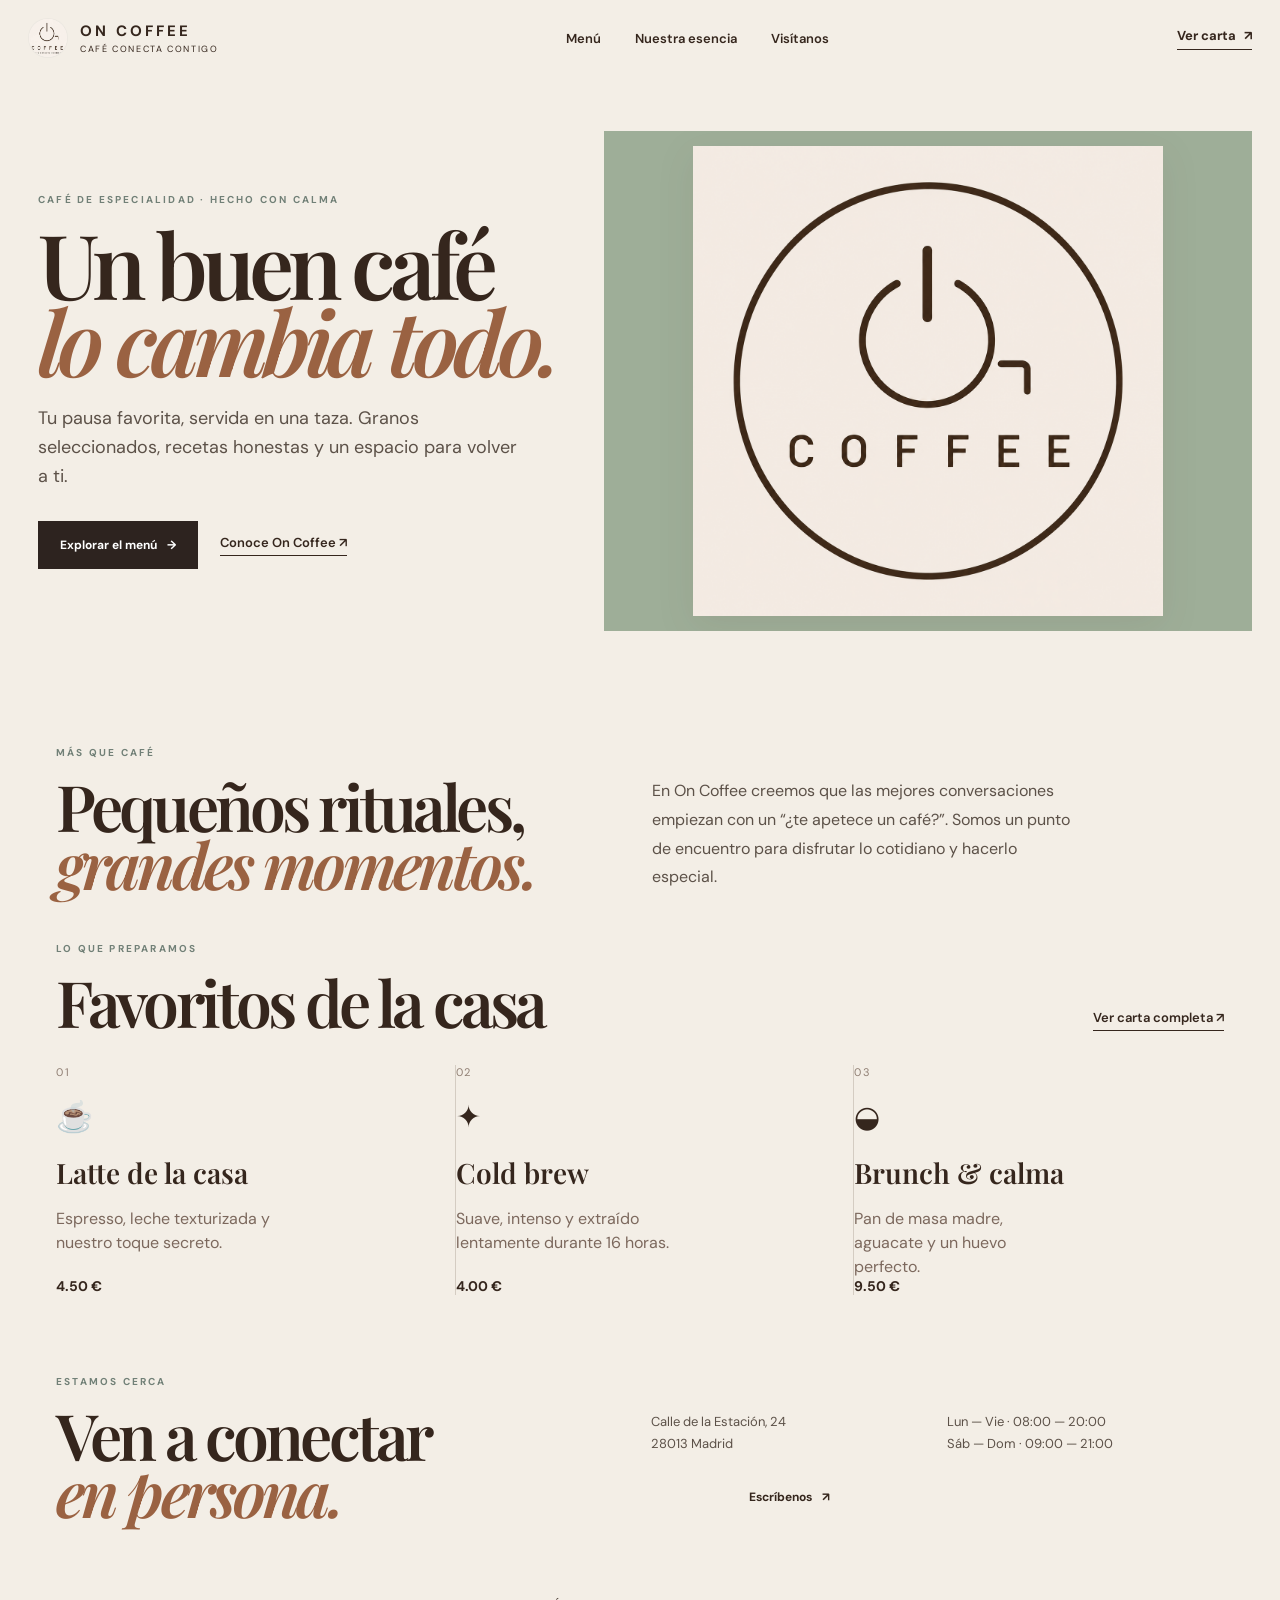
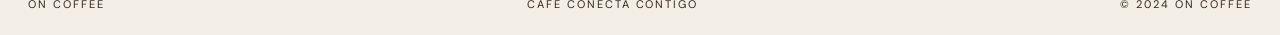
<file: index.html>
<!DOCTYPE html>
<html lang="es">
<head>
	<meta charset="UTF-8">
	<meta name="viewport" content="width=device-width, initial-scale=1.0">
	<meta name="description" content="On Coffee: café que conecta contigo.">
	<title>On Coffee | Café que conecta contigo</title>
	<link rel="preconnect" href="https://fonts.googleapis.com">
	<link rel="preconnect" href="https://fonts.gstatic.com" crossorigin>
	<link href="https://fonts.googleapis.com/css2?family=DM+Sans:wght@400;500;600;700&family=Playfair+Display:wght@500;600;700&display=swap" rel="stylesheet">
	<link rel="stylesheet" href="visual.css">
</head>
<body>
	<header class="site-header">
		<a class="brand" href="#inicio" aria-label="On Coffee, inicio">
			<span class="brand-mark"><img src="B6C34C34-5BA4-4EFE-8E30-F563A6343E64.JPG" alt="Logo On Coffee"></span>
			<span class="brand-copy"><strong>ON COFFEE</strong><small>CAFÉ CONECTA CONTIGO</small></span>
		</a>
		<nav class="main-nav" aria-label="Navegación principal">
			<a href="#menu">Menú</a>
			<a href="#historia">Nuestra esencia</a>
			<a href="#visitanos">Visítanos</a>
		</nav>
		<a class="header-action" href="#menu">Ver carta <span aria-hidden="true">↗</span></a>
	</header>

	<main id="inicio">
		<section class="hero">
			<div class="hero-content">
				<p class="eyebrow">Café de especialidad · Hecho con calma</p>
				<h1>Un buen café<br><em>lo cambia todo.</em></h1>
				<p class="hero-text">Tu pausa favorita, servida en una taza. Granos seleccionados, recetas honestas y un espacio para volver a ti.</p>
				<div class="hero-actions">
					<a class="button button-dark" href="#menu">Explorar el menú <span aria-hidden="true">→</span></a>
					<a class="text-link" href="#historia">Conoce On Coffee <span aria-hidden="true">↗</span></a>
				</div>
			</div>
			<div class="hero-art" aria-label="Logo de On Coffee">
				<img class="hero-illustration" src="ChatGPT%20Image%2028%20ago%202026,%2002_50_06%20p.m..png" alt="Logo de On Coffee">
			</div>
		</section>

		<section class="intro-band" id="historia">
			<p class="section-kicker">Más que café</p>
			<div class="intro-grid">
				<h2>Pequeños rituales,<br><em>grandes momentos.</em></h2>
				<p>En On Coffee creemos que las mejores conversaciones empiezan con un “¿te apetece un café?”. Somos un punto de encuentro para disfrutar lo cotidiano y hacerlo especial.</p>
			</div>
		</section>

		<section class="menu-section" id="menu">
			<div class="section-heading">
				<div><p class="section-kicker">Lo que preparamos</p><h2>Favoritos de la casa</h2></div>
				<a class="text-link" href="#menu-list">Ver carta completa <span aria-hidden="true">↗</span></a>
			</div>
			<div class="menu-grid" id="menu-list">
				<article class="menu-item menu-item-featured"><span class="item-number">01</span><span class="item-icon">☕</span><h3>Latte de la casa</h3><p>Espresso, leche texturizada y nuestro toque secreto.</p><strong>4.50 €</strong></article>
				<article class="menu-item"><span class="item-number">02</span><span class="item-icon">✦</span><h3>Cold brew</h3><p>Suave, intenso y extraído lentamente durante 16 horas.</p><strong>4.00 €</strong></article>
				<article class="menu-item"><span class="item-number">03</span><span class="item-icon">◒</span><h3>Brunch &amp; calma</h3><p>Pan de masa madre, aguacate y un huevo perfecto.</p><strong>9.50 €</strong></article>
			</div>
		</section>

		<section class="visit-section" id="visitanos">
			<div><p class="section-kicker">Estamos cerca</p><h2>Ven a conectar<br><em>en persona.</em></h2></div>
			<div class="visit-details"><p>Calle de la Estación, 24<br>28013 Madrid</p><p>Lun — Vie · 08:00 — 20:00<br>Sáb — Dom · 09:00 — 21:00</p><a class="button button-light" href="mailto:hola@oncoffee.es">Escríbenos <span aria-hidden="true">↗</span></a></div>
		</section>
	</main>

	<footer><span>ON COFFEE</span><span>CAFÉ CONECTA CONTIGO</span><span>© 2024 On Coffee</span></footer>
</body>
</html>
</file>
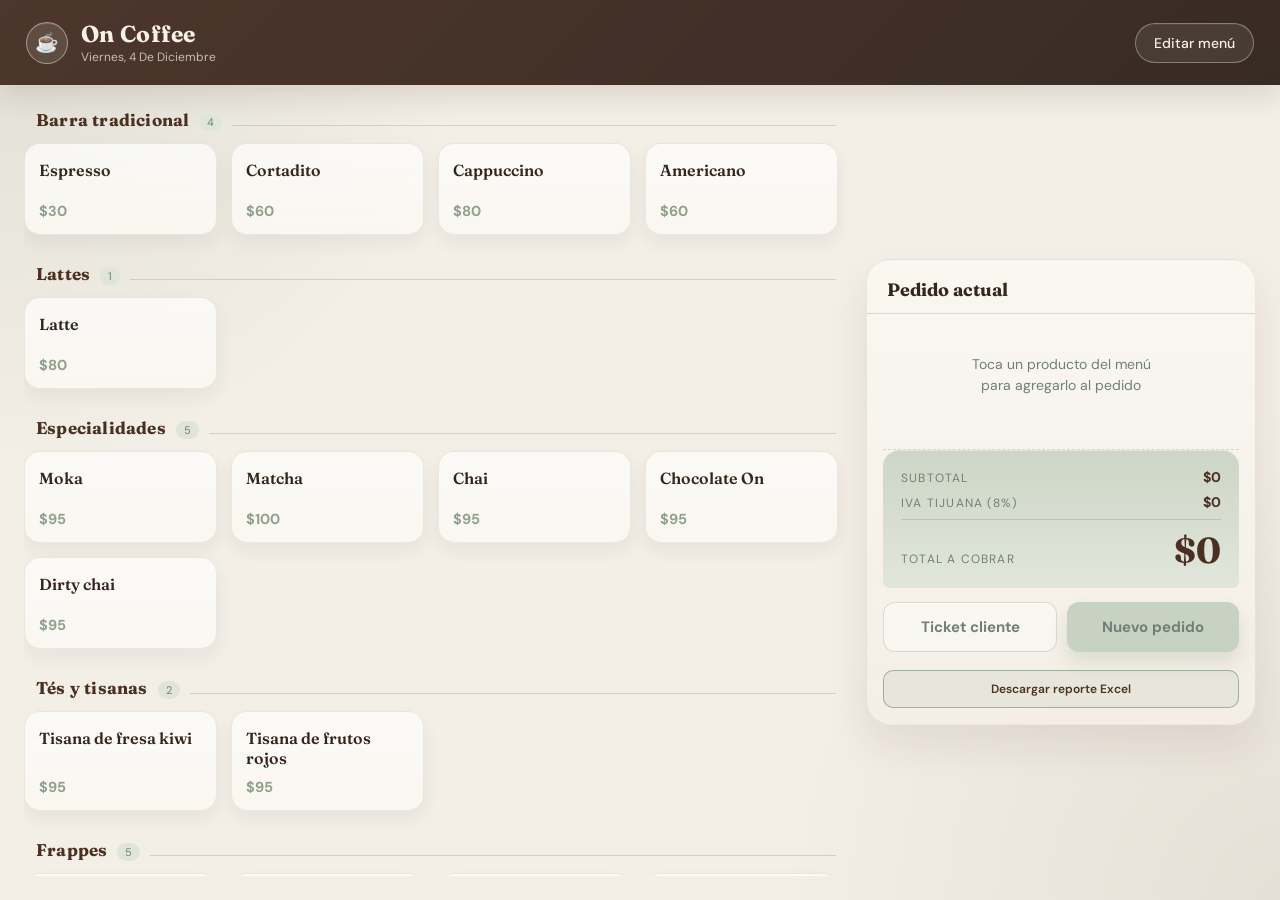
<file: punto de venta/punto.html>
<!doctype html>
<html lang="es">
<head>
  <meta charset="UTF-8">
  <meta name="viewport" content="width=device-width, initial-scale=1.0">
  <meta name="description" content="Punto de venta de On Coffee">
  <title>On Coffee | Punto de venta</title>
  <link rel="preconnect" href="https://fonts.googleapis.com">
  <link rel="preconnect" href="https://fonts.gstatic.com" crossorigin>
  <link href="https://fonts.googleapis.com/css2?family=DM+Sans:wght@400;500;700&family=Fraunces:opsz,wght@9..144,500;9..144,700&display=swap" rel="stylesheet">
  <link rel="stylesheet" href="css/base.css">
  <link rel="stylesheet" href="css/header.css">
  <link rel="stylesheet" href="css/menu.css">
  <link rel="stylesheet" href="css/order.css">
  <link rel="stylesheet" href="css/modal.css">
  <link rel="stylesheet" href="css/print.css">
</head>
<body>

<div id="app">
  <header>
    <div class="brand">
      <div class="brand-mark">☕</div>
      <div>
        <h1>On Coffee</h1>
        <div class="sub" id="dateSub"></div>
      </div>
    </div>
    <button class="edit-toggle" id="editToggle">Editar menú</button>
  </header>

  <main>
    <div class="menu-wrap">
      <div class="menu-scroll" id="menuScroll"></div>
    </div>

    <div class="order-panel">
      <div class="order-header"><h2>Pedido actual</h2></div>
      <div class="order-list" id="orderList"></div>
      <div class="total-strip">
        <div class="total-row">
          <span class="total-label">Subtotal</span>
          <span class="total-value" id="subtotalAmount">$0</span>
        </div>
        <div class="total-row tax-row">
          <span class="total-label">IVA Tijuana (8%)</span>
          <span class="total-value" id="ivaAmount">$0</span>
        </div>
        <div class="total-row total-final-row">
          <span class="total-label">Total a cobrar</span>
          <span class="total-amount" id="totalAmount">$0</span>
        </div>
      </div>
      <div class="order-footer">
        <button class="btn btn-secondary" id="printBtn" disabled>Ticket cliente</button>
        <button class="btn btn-primary" id="newOrderBtn" disabled>Nuevo pedido</button>
      </div>
      <button class="report-btn" id="reportBtn">Descargar reporte Excel</button>
    </div>
  </main>
</div>

<div id="receipt"></div>

<div class="modal-overlay" id="milkOverlay">
  <div class="modal-card">
    <div class="modal-header">
      <h3 id="modalItemName"></h3>
      <div class="modal-price" id="modalItemPrice"></div>
    </div>
    <div class="modal-label">Tipo de leche</div>
    <div class="milk-chips" id="milkChips"></div>
    <div class="modal-qty">
      <span>Cantidad</span>
      <div class="stepper">
        <button id="modalQtyMinus">−</button>
        <span id="modalQtyValue">1</span>
        <button id="modalQtyPlus">+</button>
      </div>
    </div>
    <div class="modal-actions">
      <button class="btn btn-secondary" id="modalCancel">Cancelar</button>
      <button class="btn btn-primary" id="modalConfirm">Agregar</button>
    </div>
  </div>
</div>

<script>
(function(){
  const CATEGORIES = [
    { id: 'barra', label: 'Barra tradicional', icon: '' },
    { id: 'lattes', label: 'Lattes', icon: '' },
    { id: 'especialidades', label: 'Especialidades', icon: '' },
    { id: 'tes', label: 'Tés y tisanas', icon: '' },
    { id: 'frappes', label: 'Frappes', icon: '' },
    { id: 'extras', label: 'Extras', icon: '' },
  ];

  const MILK_OPTIONS = [
    { id: 'entera', label: 'Entera' },
    { id: 'deslact', label: 'Deslactosada' },
    { id: 'avena', label: 'Avena' },
  ];

  const DEFAULT_MENU = [
    { id: 'espresso', name: 'Espresso', price: 45, category: 'barra' },
    { id: 'espresso_cortado', name: 'Espresso cortado', price: 60, category: 'barra', hasMilk: true },
    { id: 'americano', name: 'Americano', price: 55, category: 'barra' },
    { id: 'americano_corto', name: 'Americano corto', price: 50, category: 'barra' },
    { id: 'macchiato', name: 'Macchiato', price: 50, category: 'barra', hasMilk: true },
    { id: 'flat_white', name: 'Flat white', price: 60, category: 'barra', hasMilk: true },
    { id: 'cappuccino', name: 'Cappuccino', price: 60, category: 'barra', hasMilk: true },
    { id: 'latte_natural', name: 'Natural', price: 70, category: 'lattes', hasMilk: true },
    { id: 'latte_jarabe', name: 'Con jarabe artesanal', price: 80, category: 'lattes', hasMilk: true },
    { id: 'mocha', name: 'Mocha', price: 75, category: 'especialidades', hasMilk: true },
    { id: 'mocha_blanco', name: 'Mocha blanco', price: 85, category: 'especialidades', hasMilk: true },
    { id: 'matcha_latte', name: 'Matcha latte', price: 85, category: 'especialidades', hasMilk: true },
    { id: 'chai_platano', name: 'Chai de plátano', price: 70, category: 'especialidades', hasMilk: true },
    { id: 'chai_especias', name: 'Chai de especias', price: 70, category: 'especialidades', hasMilk: true },
    { id: 'chai_vainilla', name: 'Chai de vainilla', price: 70, category: 'especialidades', hasMilk: true },
    { id: 'dirty_chai', name: 'Dirty chai', price: 85, category: 'especialidades', hasMilk: true },
    { id: 'chocolate_primor', name: 'Chocolate Primor', price: 75, category: 'especialidades', hasMilk: true },
    { id: 'manzanilla_menta', name: 'Manzanilla menta', price: 60, category: 'tes' },
    { id: 'fresa_kiwi', name: 'Fresa kiwi', price: 70, category: 'tes' },
    { id: 'om', name: 'OM', price: 65, category: 'tes' },
    { id: 'yellow_sow', name: 'Yellow sow', price: 65, category: 'tes' },
    { id: 'berry_bunch', name: 'Berry bunch', price: 70, category: 'tes' },
    { id: 'frappe_oreo', name: 'Frappe de Oreo', price: 100, category: 'frappes', hasMilk: true },
    { id: 'frappe_caramelo', name: 'Frappe de caramelo', price: 100, category: 'frappes', hasMilk: true },
    { id: 'frappe_vainilla', name: 'Frappe de vainilla', price: 100, category: 'frappes', hasMilk: true },
    { id: 'frappe_mazapan', name: 'Frappe de mazapán', price: 100, category: 'frappes', hasMilk: true },
    { id: 'extra_shot', name: 'Shot espresso', price: 20, category: 'extras' },
    { id: 'extra_foam', name: 'Foam', price: 20, category: 'extras' },
    { id: 'extra_jarabe', name: 'Jarabe artesanal', price: 15, category: 'extras' },
    { id: 'extra_leche_avena_soya', name: 'Leche de avena o soya', price: 20, category: 'extras' },
    { id: 'extra_leche_almendra', name: 'Leche de almendra s/azúcar', price: 15, category: 'extras' },
  ];
  const MENU_VERSION = 5;

  let menu = [];
  let order = {};
  let editMode = false;
  let pendingItem = null;
  let pendingMilk = 'entera';
  let pendingQty = 1;
  let activeSaleId = null;

  const menuScroll = document.getElementById('menuScroll');
  const orderList = document.getElementById('orderList');
  const totalAmount = document.getElementById('totalAmount');
  const newOrderBtn = document.getElementById('newOrderBtn');
  const printBtn = document.getElementById('printBtn');
  const reportBtn = document.getElementById('reportBtn');
  const subtotalAmount = document.getElementById('subtotalAmount');
  const ivaAmount = document.getElementById('ivaAmount');
  const editToggle = document.getElementById('editToggle');
  const dateSub = document.getElementById('dateSub');
  const receipt = document.getElementById('receipt');
  const milkOverlay = document.getElementById('milkOverlay');
  const modalItemName = document.getElementById('modalItemName');
  const modalItemPrice = document.getElementById('modalItemPrice');
  const milkChips = document.getElementById('milkChips');
  const modalQtyValue = document.getElementById('modalQtyValue');
  const IVA_RATE = 0.08;
  const LOGO_SRC = '../logo_negro_vaso_transparente.png';
  const SALES_KEY = 'sales';
  let saleLoggedForOrder = false;

  dateSub.textContent = new Date().toLocaleDateString('es-MX', { weekday:'long', day:'numeric', month:'long' });

  function fmt(n){
    return '$' + Number(n).toLocaleString('es-MX', { minimumFractionDigits: n % 1 !== 0 ? 2 : 0, maximumFractionDigits: 2 });
  }

  function calculateTaxes(subtotal){
    const iva = subtotal * IVA_RATE;
    return { iva, total: subtotal + iva };
  }

  function escapeHTML(value){
    return String(value).replace(/[&<>'"]/g, character => ({
      '&': '&amp;', '<': '&lt;', '>': '&gt;', "'": '&#39;', '"': '&quot;'
    }[character]));
  }

  async function storageGet(key){
    if(window.storage && typeof window.storage.get === 'function') return window.storage.get(key, false);
    const value = window.localStorage.getItem('on-coffee-' + key);
    return value === null ? null : { value };
  }

  async function storageSet(key, value){
    if(window.storage && typeof window.storage.set === 'function') return window.storage.set(key, value, false);
    window.localStorage.setItem('on-coffee-' + key, value);
  }

  function milkLabel(id){
    const m = MILK_OPTIONS.find(x => x.id === id);
    return m ? m.label : null;
  }

  async function loadMenu(){
    try{
      const verRes = await storageGet('menu-version');
      const storedVersion = verRes && verRes.value ? parseInt(verRes.value, 10) : 0;
      if(storedVersion < MENU_VERSION){
        menu = DEFAULT_MENU.slice();
        await saveMenu();
        await storageSet('menu-version', String(MENU_VERSION));
        return;
      }
      const res = await storageGet('menu-items');
      if(res && res.value){
        const savedMenu = JSON.parse(res.value);
        if(Array.isArray(savedMenu)){
          menu = savedMenu;
          return;
        }
      }
    }catch(e){  }
    menu = DEFAULT_MENU.slice();
    await saveMenu();
    try{ await storageSet('menu-version', String(MENU_VERSION)); }catch(e){}
  }

  async function saveMenu(){
    try{
      await storageSet('menu-items', JSON.stringify(menu));
    }catch(e){ console.error('No se pudo guardar el menú', e); }
  }

  function uid(){
    return 'item_' + Math.random().toString(36).slice(2, 9);
  }

  function categoryOptionsHTML(selected){
    return CATEGORIES.map(c => `<option value="${c.id}" ${c.id === selected ? 'selected' : ''}>${c.label}</option>`).join('');
  }

  function itemQtyTotal(itemId){
    return Object.keys(order)
      .filter(k => k.startsWith(itemId + '::'))
      .reduce((sum, k) => sum + order[k], 0);
  }

  function renderItemBtn(item){
    const btn = document.createElement('div');
    btn.className = 'item-btn' + (editMode ? ' editing' : '');

    if(editMode){
      btn.innerHTML = `
        <button class="del-btn" data-del="${item.id}">✕</button>
        <div class="edit-row">
          <input type="text" value="${escapeHTML(item.name)}" data-field="name" data-id="${item.id}" />
        </div>
        <div class="edit-row">
          <input type="number" value="${item.price}" min="0" step="0.5" data-field="price" data-id="${item.id}" />
        </div>
        <div class="edit-row">
          <select data-field="category" data-id="${item.id}">${categoryOptionsHTML(item.category)}</select>
        </div>
      `;
    } else {
      const qty = itemQtyTotal(item.id);
      btn.innerHTML = `
        ${qty > 0 ? `<div class="qty-badge">${qty}</div>` : ''}
        <div class="item-name">${escapeHTML(item.name)}</div>
        <div class="item-price">${fmt(item.price)}</div>
      `;
      btn.addEventListener('click', () => {
        if(item.hasMilk){
          openMilkModal(item);
        } else {
          const key = item.id + '::none';
          order[key] = (order[key] || 0) + 1;
          renderMenu();
          renderOrder();
        }
      });
    }
    return btn;
  }

  function renderMenu(){
    menuScroll.innerHTML = '';

    CATEGORIES.forEach(cat => {
      const items = menu.filter(m => (m.category || 'extras') === cat.id);
      const block = document.createElement('div');
      block.className = 'category-block';

      const title = document.createElement('div');
      title.className = 'category-title';
      title.innerHTML = `<span class="icon">${cat.icon}</span><h3>${cat.label}</h3><span class="count">${items.length}</span>`;
      block.appendChild(title);

      if(items.length === 0 && !editMode){
        const empty = document.createElement('div');
        empty.className = 'category-empty';
        empty.textContent = 'Aún no hay productos en esta sección.';
        block.appendChild(empty);
      } else {
        const grid = document.createElement('div');
        grid.className = 'menu-grid';
        items.forEach(item => grid.appendChild(renderItemBtn(item)));

        if(editMode){
          const addCard = document.createElement('div');
          addCard.className = 'add-item-card';
          addCard.innerHTML = `
            <input type="text" placeholder="Nombre del producto" class="newItemName" />
            <input type="number" placeholder="Precio" class="newItemPrice" min="0" step="0.5" />
            <button class="addItemBtn" data-cat="${cat.id}">Agregar a ${cat.label.toLowerCase()}</button>
          `;
          grid.appendChild(addCard);
        }

        block.appendChild(grid);
      }
      menuScroll.appendChild(block);
    });

    if(editMode){
      menuScroll.querySelectorAll('[data-field="name"]').forEach(input => {
        input.addEventListener('change', e => {
          const it = menu.find(m => m.id === e.target.dataset.id);
          if(it){ it.name = e.target.value.trim() || it.name; saveMenu(); }
        });
      });
      menuScroll.querySelectorAll('[data-field="price"]').forEach(input => {
        input.addEventListener('change', e => {
          const it = menu.find(m => m.id === e.target.dataset.id);
          if(it){ it.price = parseFloat(e.target.value) || 0; saveMenu(); renderOrder(); }
        });
      });
      menuScroll.querySelectorAll('[data-field="category"]').forEach(sel => {
        sel.addEventListener('change', e => {
          const it = menu.find(m => m.id === e.target.dataset.id);
          if(it){ it.category = e.target.value; saveMenu(); renderMenu(); }
        });
      });
      menuScroll.querySelectorAll('[data-del]').forEach(btn => {
        btn.addEventListener('click', e => {
          const id = e.target.dataset.del;
          menu = menu.filter(m => m.id !== id);
          Object.keys(order).forEach(k => { if(k.startsWith(id + '::')) delete order[k]; });
          saveMenu();
          renderMenu();
          renderOrder();
        });
      });
      menuScroll.querySelectorAll('.addItemBtn').forEach(btn => {
        btn.addEventListener('click', e => {
          const card = e.target.closest('.add-item-card');
          const nameEl = card.querySelector('.newItemName');
          const priceEl = card.querySelector('.newItemPrice');
          const name = nameEl.value.trim();
          const price = parseFloat(priceEl.value) || 0;
          const category = e.target.dataset.cat;
          if(!name) { nameEl.focus(); return; }
          menu.push({ id: uid(), name, price, category });
          saveMenu();
          renderMenu();
        });
      });
    }
  }

  function openMilkModal(item){
    pendingItem = item;
    pendingMilk = 'entera';
    pendingQty = 1;
    modalItemName.textContent = item.name;
    modalItemPrice.textContent = fmt(item.price);
    modalQtyValue.textContent = pendingQty;
    renderMilkChips();
    milkOverlay.classList.add('open');
  }

  function closeMilkModal(){
    milkOverlay.classList.remove('open');
    pendingItem = null;
  }

  function renderMilkChips(){
    milkChips.innerHTML = MILK_OPTIONS.map(m =>
      `<button class="milk-chip ${m.id === pendingMilk ? 'selected' : ''}" data-milk="${m.id}">${m.label}</button>`
    ).join('');
    milkChips.querySelectorAll('.milk-chip').forEach(btn => {
      btn.addEventListener('click', e => {
        pendingMilk = e.target.dataset.milk;
        renderMilkChips();
      });
    });
  }

  document.getElementById('modalQtyMinus').addEventListener('click', () => {
    if(pendingQty > 1){ pendingQty--; modalQtyValue.textContent = pendingQty; }
  });
  document.getElementById('modalQtyPlus').addEventListener('click', () => {
    pendingQty++; modalQtyValue.textContent = pendingQty;
  });
  document.getElementById('modalCancel').addEventListener('click', closeMilkModal);
  document.getElementById('modalConfirm').addEventListener('click', () => {
    if(!pendingItem) return;
    const key = pendingItem.id + '::' + pendingMilk;
    order[key] = (order[key] || 0) + pendingQty;
    closeMilkModal();
    renderMenu();
    renderOrder();
    updateCurrentSavedSale();
  });
  milkOverlay.addEventListener('click', e => {
    if(e.target.id === 'milkOverlay') closeMilkModal();
  });

  function changeQty(key, delta){
    if(!order[key]) return;
    order[key] += delta;
    if(order[key] <= 0) delete order[key];
    renderMenu();
    renderOrder();
    if(activeSaleId && Object.keys(order).length > 0){
      updateCurrentSavedSale();
    }
  }

  function renderOrder(){
    const keys = Object.keys(order);
    if(keys.length === 0){
      orderList.innerHTML = '<div class="empty-order">Toca un producto del menú<br>para agregarlo al pedido</div>';
      subtotalAmount.textContent = fmt(0);
      ivaAmount.textContent = fmt(0);
      totalAmount.textContent = fmt(0);
      newOrderBtn.disabled = true;
      printBtn.disabled = true;
      return;
    }
    let total = 0;
    orderList.innerHTML = '';
    keys.forEach(key => {
      const [itemId, milkId] = key.split('::');
      const item = menu.find(m => m.id === itemId);
      if(!item) return;
      const qty = order[key];
      const lineTotal = item.price * qty;
      total += lineTotal;
      const milk = milkId !== 'none' ? milkLabel(milkId) : null;
      const row = document.createElement('div');
      row.className = 'order-line';
      row.innerHTML = `
        <div class="order-line-name">
          ${escapeHTML(item.name)}
          ${milk ? `<br><span class="order-line-milk">${milk}</span>` : ''}
          <span class="order-line-price">${fmt(item.price)} c/u</span>
        </div>
        <div class="stepper">
          <button data-minus="${key}">−</button>
          <span>${qty}</span>
          <button data-plus="${key}">+</button>
        </div>
        <div class="line-total">${fmt(lineTotal)}</div>
      `;
      orderList.appendChild(row);
    });
    orderList.querySelectorAll('[data-minus]').forEach(b => b.addEventListener('click', e => changeQty(e.target.dataset.minus, -1)));
    orderList.querySelectorAll('[data-plus]').forEach(b => b.addEventListener('click', e => changeQty(e.target.dataset.plus, 1)));

    const taxes = calculateTaxes(total);
    subtotalAmount.textContent = fmt(total);
    ivaAmount.textContent = fmt(taxes.iva);
    totalAmount.textContent = fmt(taxes.total);
    newOrderBtn.disabled = false;
    printBtn.disabled = false;
  }

  newOrderBtn.addEventListener('click', () => {
    if(Object.keys(order).length > 0){
      saveSale({ status: 'cancelado', reason: 'Pedido borrado' });
    }
    order = {};
    saleLoggedForOrder = false;
    activeSaleId = null;
    renderMenu();
    renderOrder();
  });

  function getCurrentOrderData(){
    const lines = [];
    let subtotal = 0;
    Object.keys(order).forEach(key => {
      const [itemId, milkId] = key.split('::');
      const item = menu.find(m => m.id === itemId);
      if(!item) return;
      const qty = order[key];
      const lineTotal = item.price * qty;
      subtotal += lineTotal;
      lines.push({ name: item.name, qty, milk: milkId !== 'none' ? milkLabel(milkId) : '', price: item.price, lineTotal });
    });
    const taxes = calculateTaxes(subtotal);
    return { lines, subtotal, iva: taxes.iva, total: taxes.total };
  }

  function buildReceiptHTML(mode){
    const now = new Date();
    const fecha = now.toLocaleDateString('es-MX') + ' ' + now.toLocaleTimeString('es-MX', {hour:'2-digit', minute:'2-digit'});
    const data = getCurrentOrderData();
    const customerLinesHtml = data.lines.map(line => {
      return `
        <div class="r-line">
          <span class="r-name">${line.qty} x ${escapeHTML(line.name)}${line.milk ? ' (' + escapeHTML(line.milk) + ')' : ''}</span>
          <span>${fmt(line.lineTotal)}</span>
        </div>`;
    }).join('');
    const baristaLinesHtml = data.lines.map(line => `
        <div class="r-line">
          <span class="r-name">${line.qty} x ${escapeHTML(line.name)}${line.milk ? ' (' + escapeHTML(line.milk) + ')' : ''}</span>
        </div>`).join('');
    const baristaHTML = `
        <div class="r-brand"><img src="${LOGO_SRC}" alt="On Coffee"></div>
        <div class="r-shop">COMANDA BARISTA</div>
        <div class="r-meta">${fecha}</div>
        <hr/>${baristaLinesHtml}<hr/>
        <div class="r-foot">Preparar pedido</div>`;
    const customerHTML = `
      <div class="r-brand"><img src="${LOGO_SRC}" alt="On Coffee"></div>
      <div class="r-shop">On Coffee</div>
      <div class="r-meta">${fecha}</div>
      <hr/>
      ${customerLinesHtml}
      <hr/>
      <div class="r-summary"><span>Subtotal</span><span>${fmt(data.subtotal)}</span></div>
      <div class="r-summary"><span>IVA (8%)</span><span>${fmt(data.iva)}</span></div>
      <div class="r-total"><span>TOTAL</span><span>${fmt(data.total)}</span></div>
      <div class="r-foot">¡Gracias por tu compra!</div>
    `;
    return mode === 'barista' ? baristaHTML : mode === 'both'
      ? customerHTML + '<div class="r-barista">' + baristaHTML + '</div>'
      : customerHTML;
  }

  function loadSales(){
    try{
      const saved = JSON.parse(localStorage.getItem('on-coffee-' + SALES_KEY) || '[]');
      return Array.isArray(saved) ? saved : [];
    }catch(e){ return []; }
  }

  function saveSale({ status = 'vendido', reason = '' } = {}){
    if(Object.keys(order).length === 0 && status !== 'cancelado') return null;

    const data = getCurrentOrderData();
    const sales = loadSales();
    const timestamp = new Date().toISOString();
    const baseRecord = {
      id: activeSaleId || `sale_${Date.now()}_${Math.random().toString(36).slice(2, 8)}`,
      timestamp,
      status,
      reason,
      lines: data.lines,
      subtotal: data.subtotal,
      iva: data.iva,
      total: data.total
    };

    const existingIndex = sales.findIndex(sale => sale.id === baseRecord.id);
    if(existingIndex >= 0){
      sales[existingIndex] = { ...sales[existingIndex], ...baseRecord, updatedAt: timestamp };
    }else{
      sales.push(baseRecord);
    }

    localStorage.setItem('on-coffee-' + SALES_KEY, JSON.stringify(sales));

    if(status === 'cancelado'){
      activeSaleId = null;
    }else{
      activeSaleId = baseRecord.id;
      saleLoggedForOrder = true;
    }

    return baseRecord;
  }

  function updateCurrentSavedSale(){
    if(!activeSaleId || Object.keys(order).length === 0) return;
    saveSale({ status: 'vendido', reason: '' });
  }

  printBtn.addEventListener('click', () => {
    if(Object.keys(order).length === 0) return;
    saveSale({ status: 'vendido' });
    receipt.innerHTML = buildReceiptHTML('both');
    window.print();
  });

  function csvCell(value){
    return '"' + String(value).replace(/"/g, '""') + '"';
  }

  function localDateKey(date){
    const year = date.getFullYear();
    const month = String(date.getMonth() + 1).padStart(2, '0');
    const day = String(date.getDate()).padStart(2, '0');
    return `${year}-${month}-${day}`;
  }

  reportBtn.addEventListener('click', () => {
    const today = new Date();
    const day = localDateKey(today);
    const sales = loadSales().filter(sale => {
      const date = new Date(sale.timestamp);
      return localDateKey(date) === day && date.getHours() >= 7 && date.getHours() < 24;
    }).sort((a, b) => new Date(a.timestamp) - new Date(b.timestamp));

    const vendidos = sales.filter(sale => sale.status !== 'cancelado');
    const borrados = sales.filter(sale => sale.status === 'cancelado');
    const subtotalVendidos = vendidos.reduce((sum, sale) => sum + Number(sale.subtotal || 0), 0);
    const ivaVendidos = vendidos.reduce((sum, sale) => sum + Number(sale.iva || 0), 0);
    const totalVendidos = vendidos.reduce((sum, sale) => sum + Number(sale.total || 0), 0);
    const totalBorrados = borrados.reduce((sum, sale) => sum + Number(sale.total || 0), 0);

    const summaryRows = [
      ['Fecha', day],
      ['Ventas realizadas', vendidos.length],
      ['Pedidos borrados', borrados.length],
      ['Subtotal vendido', subtotalVendidos.toFixed(2)],
      ['IVA vendido', ivaVendidos.toFixed(2)],
      ['Total vendido', totalVendidos.toFixed(2)],
      ['Total borrados', totalBorrados.toFixed(2)],
      ['Gran total neto', (totalVendidos - totalBorrados).toFixed(2)]
    ];

    const detailRows = [['Fecha', 'Hora', 'Estado', 'Producto', 'Leche', 'Cantidad', 'Precio unitario', 'Subtotal venta', 'IVA 8%', 'Total venta', 'Motivo']];
    sales.forEach(sale => {
      const date = new Date(sale.timestamp);
      const status = sale.status === 'cancelado' ? 'Borrado' : 'Vendido';
      const reason = sale.reason || '';

      if(!sale.lines || sale.lines.length === 0){
        detailRows.push([
          date.toLocaleDateString('es-MX'),
          date.toLocaleTimeString('es-MX', {hour:'2-digit', minute:'2-digit'}),
          status,
          'Pedido',
          '',
          '',
          '',
          '0.00',
          '0.00',
          '0.00',
          reason
        ]);
        return;
      }

      sale.lines.forEach(line => detailRows.push([
        date.toLocaleDateString('es-MX'),
        date.toLocaleTimeString('es-MX', {hour:'2-digit', minute:'2-digit'}),
        status,
        line.name,
        line.milk || 'No aplica',
        line.qty,
        Number(line.price).toFixed(2),
        Number(sale.subtotal || 0).toFixed(2),
        Number(sale.iva || 0).toFixed(2),
        Number(sale.total || 0).toFixed(2),
        reason
      ]));
    });

    const exportContent = [
      ['Resumen del día'],
      [],
      ...summaryRows,
      [],
      ['Detalle'],
      [],
      ...detailRows
    ];

    const csv = '\ufeff' + exportContent.map(row => row.map(csvCell).join(',')).join('\r\n');
    const blob = new Blob([csv], { type: 'text/csv;charset=utf-8;' });
    const link = document.createElement('a');
    link.href = URL.createObjectURL(blob);
    link.download = `reporte-on-coffee-${day}.csv`;
    link.click();
    URL.revokeObjectURL(link.href);
  });

  editToggle.addEventListener('click', () => {
    editMode = !editMode;
    editToggle.classList.toggle('active', editMode);
    editToggle.textContent = editMode ? 'Listo' : 'Editar menú';
    renderMenu();
  });

  (async function init(){
    await loadMenu();
    renderMenu();
    renderOrder();
  })();
})();
</script>
</body>
</html>
</file>
<file: visual.css>
:root {
  --bg: #f3eee6;
  --paper: #faf7f1;
  --panel: #dfe5da;
  --ink: #35261d;
  --brown: #493021;
  --muted: #718077;
  --accent: #9a6242;
  --sage: #9eae98;
  --line: rgba(73, 48, 33, 0.18);
}

* { box-sizing: border-box; }
html { scroll-behavior: smooth; }
body {
  margin: 0;
  background: var(--bg);
  color: var(--ink);
  font-family: "DM Sans", sans-serif;
}

a { color: inherit; text-decoration: none; }

.site-header {
  max-width: 1280px;
  margin: 0 auto;
  padding: 18px 28px 8px;
  display: flex;
  align-items: center;
  justify-content: space-between;
  gap: 24px;
}

.brand {
  display: flex;
  align-items: center;
  gap: 12px;
}

.brand-mark {
  width: 40px;
  height: 40px;
  border-radius: 50%;
  background: var(--paper);
  display: flex;
  align-items: center;
  justify-content: center;
  overflow: hidden;
  border: 1px solid rgba(78, 53, 40, 0.08);
}

.brand-mark img {
  width: 100%;
  height: 100%;
  object-fit: cover;
  display: block;
}

.brand-copy {
  display: flex;
  flex-direction: column;
  gap: 2px;
}

.brand-copy strong {
  font-size: 15px;
  letter-spacing: 0.2em;
  font-weight: 700;
}

.brand-copy small {
  font-size: 9px;
  letter-spacing: 0.18em;
  text-transform: uppercase;
}

.main-nav {
  display: flex;
  align-items: center;
  gap: 34px;
}

.main-nav a,
.text-link {
  font-size: 13px;
  font-weight: 600;
}

.header-action {
  display: inline-flex;
  align-items: center;
  gap: 8px;
  padding-bottom: 5px;
  border-bottom: 1px solid var(--ink);
  font-size: 13px;
  font-weight: 700;
}

main {
  max-width: 1280px;
  margin: 0 auto;
  padding: 10px 28px 0;
}

.hero {
  display: grid;
  grid-template-columns: minmax(300px, 1fr) minmax(380px, 1.15fr);
  gap: 12px;
  align-items: center;
  min-height: 610px;
}

.hero-content {
  max-width: 560px;
  padding-left: 10px;
}

.eyebrow,
.section-kicker {
  margin: 0 0 18px;
  color: var(--muted);
  font-size: 10px;
  letter-spacing: 0.22em;
  text-transform: uppercase;
  font-weight: 700;
}

h1, h2, h3 {
  margin: 0;
  font-family: "Playfair Display", serif;
  font-weight: 600;
}

h1 {
  font-size: clamp(70px, 7vw, 150px);
  line-height: 0.86;
  letter-spacing: -0.065em;
  color: var(--ink);
}

h1 em, h2 em {
  color: var(--accent);
  font-style: italic;
}

.hero-text {
  max-width: 480px;
  margin: 26px 0 30px;
  color: #5c5148;
  font-size: 18px;
  line-height: 1.6;
}

.hero-actions {
  display: flex;
  align-items: center;
  gap: 22px;
  flex-wrap: wrap;
}

.button {
  display: inline-flex;
  align-items: center;
  justify-content: center;
  gap: 10px;
  padding: 16px 22px;
  font-size: 12px;
  font-weight: 700;
}

.button-dark {
  background: #2d231f;
  color: #fff;
}

.text-link {
  border-bottom: 1px solid currentColor;
  padding-bottom: 4px;
}

.hero-art {
  min-height: 500px;
  background: var(--sage);
  display: flex;
  align-items: center;
  justify-content: center;
  position: relative;
  overflow: hidden;
}

.hero-illustration {
  width: min(78%, 470px);
  max-width: 100%;
  height: auto;
  object-fit: contain;
  display: block;
  filter: drop-shadow(0 10px 18px rgba(78, 53, 40, 0.08));
}

.hero-stamp {
  position: absolute;
  right: 20px;
  bottom: 28px;
  width: 110px;
  height: 110px;
  display: flex;
  flex-direction: column;
  align-items: center;
  justify-content: center;
  border: 1px solid var(--brown);
  border-radius: 50%;
  font-family: "Playfair Display", serif;
  text-align: center;
  line-height: 1.05;
  transform: rotate(-10deg);
  background: rgba(255,255,255,0.18);
}

.hero-stamp strong {
  font-size: 26px;
  margin: 4px 0;
}

.intro-band,
.menu-section,
.visit-section,
footer {
  max-width: 1280px;
  margin: 0 auto;
}

.intro-band {
  padding: 60px 28px 20px;
}

.intro-grid {
  display: grid;
  grid-template-columns: 1fr 1fr;
  gap: 24px;
  align-items: end;
}

h2 {
  font-size: clamp(52px, 5vw, 90px);
  line-height: 0.9;
  letter-spacing: -0.06em;
}

.intro-grid p:last-child {
  margin: 0;
  max-width: 420px;
  color: #5c5148;
  font-size: 16px;
  line-height: 1.8;
}

.menu-section {
  padding: 30px 28px 60px;
}

.section-heading {
  display: flex;
  align-items: end;
  justify-content: space-between;
  gap: 20px;
  margin-bottom: 34px;
}

.menu-grid {
  display: grid;
  grid-template-columns: repeat(3, minmax(0, 1fr));
  gap: 28px;
}

.menu-item {
  min-height: 220px;
  position: relative;
  padding-right: 20px;
  border-left: 1px solid var(--line);
}

.menu-item:first-child {
  border-left: 0;
}

.item-number {
  display: block;
  color: rgba(78, 53, 40, 0.6);
  font-size: 11px;
  letter-spacing: 0.16em;
  margin-bottom: 18px;
}

.item-icon {
  display: inline-block;
  font-size: 30px;
  margin-bottom: 18px;
}

.menu-item h3 {
  font-size: 28px;
  margin-bottom: 10px;
}

.menu-item p {
  max-width: 220px;
  color: rgba(78, 53, 40, 0.72);
  line-height: 1.5;
}

.menu-item strong {
  position: absolute;
  bottom: 0;
  left: 0;
  font-size: 14px;
}

.visit-section {
  padding: 20px 28px 60px;
  display: grid;
  grid-template-columns: 1fr 1fr;
  gap: 22px;
  align-items: end;
}

.visit-details {
  display: grid;
  grid-template-columns: 1fr 1fr;
  gap: 18px;
  align-items: end;
}

.visit-details p {
  margin: 0;
  color: #5c5148;
  line-height: 1.7;
  font-size: 13px;
}

footer {
  display: flex;
  justify-content: space-between;
  padding: 16px 28px 24px;
  font-size: 11px;
  letter-spacing: 0.18em;
  text-transform: uppercase;
}

@media (max-width: 760px) {
  .site-header,
  main,
  .intro-band,
  .menu-section,
  .visit-section,
  footer {
    padding-left: 20px;
    padding-right: 20px;
  }

  .main-nav {
    display: none;
  }

  .hero {
    grid-template-columns: 1fr;
    min-height: 0;
  }

  .hero-content {
    padding-left: 0;
  }

  .hero-art {
    min-height: 330px;
  }

  .intro-grid,
  .visit-section,
  .menu-grid {
    grid-template-columns: 1fr;
  }

  .menu-item {
    border-left: 0;
    border-top: 1px solid var(--line);
    padding-top: 18px;
  }

  .menu-item:first-child {
    border-top: 0;
    padding-top: 0;
  }

  footer {
    flex-direction: column;
    gap: 8px;
  }
}
</file>
<file: punto de venta/css/base.css>
:root{
  --bg:#F3EEE6;
  --panel:#FAF7F1;
  --panel-alt:#DFE5DA;
  --panel-alt-2:#C8D2C2;
  --line: rgba(73,48,33,0.16);
  --ink:#35261D;
  --muted:#718077;
  --accent:#8FA18A;
  --accent-deep:#493021;
  --accent-soft: rgba(143,161,138,0.2);
  --cream:#F7F1E7;
  --danger:#A85F4A;
  --danger-soft: rgba(168,95,74,0.13);
  --radius: 12px;
  --font-display: 'Fraunces', Georgia, serif;
  --font-body: 'DM Sans', -apple-system, BlinkMacSystemFont, sans-serif;
}

*{box-sizing:border-box; -webkit-tap-highlight-color: transparent;}
html,body{margin:0; padding:0; height:100%;}

body{
  background:
    radial-gradient(circle at top left, rgba(143,161,138,0.18), transparent 30%),
    radial-gradient(circle at bottom right, rgba(73,48,33,0.08), transparent 32%),
    var(--bg);
  color: var(--ink);
  font-family: var(--font-body);
  overscroll-behavior: none;
  -webkit-user-select: none;
  user-select: none;
  display:flex;
  justify-content:center;
  color-scheme: light;
}

#app{
  width: min(100%, 1360px);
  min-height:100vh;
  display:flex;
  flex-direction:column;
  margin: 0 auto;
}

button, input, select {
  font: inherit;
}

::-webkit-scrollbar{ width:6px; }
::-webkit-scrollbar-thumb{ background: var(--panel-alt-2); border-radius:4px; }
</file>
<file: punto de venta/css/header.css>
header{
  display:flex;
  align-items:center;
  justify-content:space-between;
  padding: 20px 26px;
  background: linear-gradient(135deg, #4d362c 0%, #382b24 100%);
  flex-shrink:0;
  box-shadow: 0 12px 28px rgba(57, 40, 31, 0.12);
}

.brand{ display:flex; align-items:center; gap:13px; }

.brand-mark{
  width:42px; height:42px; border-radius:50%;
  background: rgba(247,241,231,0.12);
  border:1.5px solid rgba(247,241,231,0.45);
  display:flex; align-items:center; justify-content:center;
  font-size:19px;
  box-shadow: inset 0 1px 0 rgba(255,255,255,0.12);
}

h1{
  font-family: var(--font-display);
  font-weight:700;
  font-size: 23px;
  margin:0;
  letter-spacing: 0.3px;
  color: var(--cream);
}

header .sub{ font-size:12px; color: rgba(251,246,236,0.7); margin-top:1px; text-transform: capitalize; }

.edit-toggle{
  background: rgba(251,246,236,0.08);
  border: 1.5px solid rgba(251,246,236,0.35);
  color: var(--cream);
  padding: 10px 18px;
  border-radius: 999px;
  font-family: var(--font-body);
  font-weight:500;
  font-size: 14px;
  cursor:pointer;
  transition: all .15s ease;
  box-shadow: inset 0 1px 0 rgba(255,255,255,0.06);
}

.edit-toggle:hover{ background: rgba(251,246,236,0.12); }

.edit-toggle.active{
  background: var(--cream);
  border-color: var(--cream);
  color: var(--accent-deep);
}

@media (max-width: 820px){
  header{ padding:16px 18px; }
}

@media (max-width: 460px){
  .brand-mark{ width:36px; height:36px; }
  h1{ font-size:20px; }
  header .sub{ font-size:10px; }
  .edit-toggle{ padding:9px 12px; font-size:12px; }
}
</file>
<file: punto de venta/css/menu.css>
main{
  flex:1;
  display:flex;
  gap: 20px;
  padding: 22px 24px 24px;
  min-height:0;
  width: 100%;
  max-width: 100%;
  margin: 0 auto;
  align-items: stretch;
}

.menu-wrap{
  flex: 1.7;
  display:flex;
  flex-direction:column;
  min-height:0;
}

.menu-scroll{
  flex:1;
  overflow-y:auto;
  padding-right:8px;
}

.category-block{
  margin-bottom: 28px;
}

.category-title{
  display:flex;
  align-items:baseline;
  gap:10px;
  margin: 2px 2px 12px;
}

.category-title .icon{ font-size:15px; }

.category-title h3{
  font-family: var(--font-display);
  font-size: 17px;
  font-weight:700;
  margin:0;
  color: var(--accent-deep);
  letter-spacing:0.2px;
}

.category-title .count{
  font-size:11px;
  color: var(--muted);
  background: var(--panel-alt);
  padding: 2px 8px;
  border-radius: 999px;
}

.category-title::after{
  content:"";
  flex:1;
  height:1px;
  background: var(--line);
}

.category-empty{
  color: var(--muted);
  font-size: 13px;
  padding: 4px 2px 4px;
}

.menu-grid{
  display:grid;
  grid-template-columns: repeat(auto-fill, minmax(158px, 1fr));
  gap: 14px;
}

.item-btn{
  position:relative;
  background: linear-gradient(180deg, rgba(255,255,255,0.7), rgba(250,247,241,0.95));
  border: 1px solid rgba(73,48,33,0.09);
  border-radius: 16px;
  padding: 16px 14px 14px;
  text-align:left;
  color: var(--ink);
  cursor:pointer;
  min-height: 92px;
  display:flex;
  flex-direction:column;
  justify-content:space-between;
  transition: transform .12s ease, box-shadow .15s ease, border-color .15s ease, background .15s ease;
  box-shadow: 0 8px 18px rgba(73,48,33,0.06);
}

.item-btn:hover{
  transform: translateY(-2px);
  box-shadow: 0 12px 22px rgba(73,48,33,0.09);
  border-color: rgba(143,161,138,0.6);
}

.item-btn:active{ transform: scale(0.98); background: rgba(223,229,218,0.7); }

.item-name{
  font-family: var(--font-display);
  font-weight:600;
  font-size: 16px;
  line-height:1.25;
}

.item-price{
  color: var(--accent);
  font-weight:700;
  font-size: 14.5px;
  margin-top:10px;
}

.qty-badge{
  position:absolute; top:-8px; right:-8px;
  background: var(--accent);
  color: #FFFFFF;
  font-weight:700;
  font-size: 12.5px;
  min-width:24px; height:24px;
  border-radius:50%;
  display:flex; align-items:center; justify-content:center;
  padding: 0 4px;
  box-shadow: 0 2px 6px rgba(74,49,29,0.3);
}

.item-btn.editing{ cursor:default; }

.edit-row{ display:flex; gap:6px; margin-top:8px; }
.edit-row input, .edit-row select{
  width:100%;
  background: var(--panel-alt);
  border:1px solid var(--line);
  color: var(--ink);
  border-radius:8px;
  padding:6px 8px;
  font-family: var(--font-body);
  font-size:13px;
}

.del-btn{
  position:absolute; top:8px; right:8px;
  background: var(--danger-soft);
  border:1px solid var(--danger);
  color: var(--danger);
  width:26px; height:26px;
  border-radius:50%;
  font-size:14px;
  cursor:pointer;
  display:flex; align-items:center; justify-content:center;
}

.add-item-card{
  border: 1.5px dashed var(--line);
  border-radius: var(--radius);
  padding: 14px;
  display:flex;
  flex-direction:column;
  gap:8px;
  min-height:92px;
  justify-content:center;
  background: var(--panel);
}

.add-item-card input, .add-item-card select{
  background: var(--panel-alt);
  border:1px solid var(--line);
  color: var(--ink);
  border-radius:8px;
  padding:8px 10px;
  font-family: var(--font-body);
  font-size:13px;
}

.add-item-card button{
  background: var(--accent);
  color:#FFFFFF;
  border:none;
  border-radius:8px;
  padding:8px;
  font-weight:700;
  font-size:13px;
  cursor:pointer;
}

@media (max-width: 820px){
  main{ flex-direction:column; overflow-y:auto; padding:16px; }
  .menu-wrap{ flex:none; }
  .menu-scroll{ overflow:visible; padding-right:0; }
  .menu-grid{ grid-template-columns:repeat(auto-fill, minmax(140px, 1fr)); }
}

@media (max-width: 460px){
  .menu-grid{ grid-template-columns:repeat(2, minmax(0, 1fr)); gap:10px; }
  .item-btn{ min-height:88px; padding:13px 11px 12px; }
  .item-name{ font-size:14px; }
}
</file>
<file: punto de venta/css/order.css>
.order-panel{
  flex:1;
  min-width: 300px;
  max-width: 390px;
  background: linear-gradient(180deg, rgba(250,247,241,0.98), rgba(243,238,230,0.96));
  border-radius: 24px;
  border: 1px solid rgba(73,48,33,0.08);
  display:flex;
  flex-direction:column;
  overflow:hidden;
  box-shadow: 0 20px 40px rgba(74,49,29,0.09);
  align-self: center;
}

.order-header{
  padding: 18px 20px 12px;
  border-bottom: 1px solid var(--line);
}

.order-header h2{
  font-family: var(--font-display);
  font-size:18px;
  margin:0;
  color: var(--ink);
}

.order-list{
  flex:1;
  overflow-y:auto;
  padding: 10px 16px;
  min-height: 80px;
}

.empty-order{
  color: var(--muted);
  font-size: 14px;
  text-align:center;
  padding: 30px 10px;
  line-height:1.5;
}

.order-line{
  display:flex;
  align-items:center;
  gap:10px;
  padding: 10px 4px;
  border-bottom: 1px solid var(--line);
}

.order-line:last-child{ border-bottom:none; }

.order-line-name{
  flex:1;
  font-size: 14.5px;
  font-weight:500;
}

.order-line-milk{
  display:inline-block;
  margin-top:2px;
  font-size: 11px;
  font-weight:600;
  color: var(--accent-deep);
  background: var(--accent-soft);
  padding: 1px 8px;
  border-radius: 999px;
}

.order-line-price{
  font-size:13px;
  color: var(--muted);
  display:block;
  margin-top:3px;
}

.stepper{
  display:flex; align-items:center; gap:8px;
}

.stepper button{
  width:28px; height:28px;
  border-radius:50%;
  border:1px solid var(--line);
  background: var(--panel-alt);
  color: var(--ink);
  font-size:16px;
  cursor:pointer;
  display:flex; align-items:center; justify-content:center;
  line-height:1;
}

.stepper button:active{ background: var(--accent-soft); border-color:var(--accent); }
.stepper span{ min-width:16px; text-align:center; font-weight:600; font-size:14px;}
.line-total{
  width: 58px;
  text-align:right;
  font-weight:700;
  font-size:14px;
}

.total-strip{
  position:relative;
  margin: 14px 16px 0;
  padding: 18px 18px 16px;
  background: linear-gradient(180deg, rgba(200,210,194,0.9), rgba(223,229,218,0.9));
  border-radius: 16px 16px 6px 6px;
  box-shadow: inset 0 1px 0 rgba(255,255,255,0.35);
}

.total-strip::before{
  content:"";
  position:absolute;
  left:0; right:0; top:-1px;
  height:1px;
  border-top: 1px dashed var(--line);
}

.total-row{
  display:flex;
  align-items:baseline;
  justify-content:space-between;
}

.tax-row{
  margin-top: 7px;
}

.total-final-row{
  margin-top: 8px;
  padding-top: 8px;
  border-top: 1px solid var(--line);
}

.total-label{
  font-size: 12px;
  text-transform:uppercase;
  letter-spacing: 1.2px;
  color: var(--muted);
}

.total-amount{
  font-family: var(--font-display);
  font-weight:700;
  font-size: 36px;
  color: var(--accent-deep);
}

.total-value{
  font-size: 14px;
  font-weight: 700;
  color: var(--accent-deep);
}

.order-footer{
  padding: 14px 16px 18px;
  display:flex;
  gap:10px;
  flex-wrap:wrap;
}

.btn{
  flex:1;
  padding: 14px;
  border-radius: 12px;
  font-weight:700;
  font-size: 15px;
  border:none;
  cursor:pointer;
  font-family: var(--font-body);
  transition: transform .12s ease, box-shadow .15s ease, opacity .15s ease;
}

.btn:hover:not(:disabled){ transform: translateY(-1px); }

.btn-primary{
  background: linear-gradient(135deg, var(--accent), #7f9274);
  color: #FFFFFF;
  box-shadow: 0 10px 18px rgba(143,161,138,0.24);
}

.btn-primary:disabled{
  background: var(--panel-alt-2);
  color: var(--muted);
  cursor:not-allowed;
}

.btn-primary:active:not(:disabled){ transform: scale(0.97); }

.btn-secondary{
  background: rgba(255,255,255,0.42);
  border: 1.5px solid rgba(143,161,138,0.7);
  color: var(--accent-deep);
  box-shadow: inset 0 1px 0 rgba(255,255,255,0.5);
}

.btn-secondary:disabled{
  border-color: var(--line);
  color: var(--muted);
  cursor:not-allowed;
}

.btn-secondary:active:not(:disabled){ transform: scale(0.97); }

.report-btn{
  margin: 0 16px 16px;
  padding: 10px;
  width: calc(100% - 32px);
  border: 1px solid rgba(143,161,138,0.8);
  border-radius: 10px;
  background: rgba(143,161,138,0.12);
  color: var(--accent-deep);
  font: 600 12px var(--font-body);
  cursor: pointer;
  transition: background .15s ease, transform .12s ease;
}

.report-btn:hover{ background: rgba(143,161,138,0.18); }

@media (max-width: 820px){
  .order-panel{ min-width:0; max-width:none; min-height:390px; }
  .order-list{ max-height:300px; }
}

@media (max-width: 460px){
  .order-footer{ flex-direction:column; }
}
</file>
<file: punto de venta/css/modal.css>
.modal-overlay{
  position:fixed; inset:0;
  background: rgba(59,42,30,0.5);
  display:none;
  align-items:center;
  justify-content:center;
  z-index: 50;
  padding: 20px;
}

.modal-overlay.open{ display:flex; }

.modal-card{
  background: var(--panel);
  border-radius: 22px;
  padding: 22px;
  width: 100%;
  max-width: 360px;
  box-shadow: 0 20px 50px rgba(59,42,30,0.3);
}

.modal-header{
  display:flex;
  justify-content:space-between;
  align-items:flex-start;
  gap:10px;
  margin-bottom: 16px;
}

.modal-header h3{
  font-family: var(--font-display);
  font-size:19px;
  margin:0;
  line-height:1.25;
}

.modal-price{
  font-weight:700;
  color: var(--accent);
  font-size: 15px;
  white-space:nowrap;
}

.modal-label{
  font-size: 11px;
  text-transform: uppercase;
  letter-spacing: 1px;
  color: var(--muted);
  margin-bottom: 8px;
}

.option-chips{
  display:flex;
  flex-wrap:wrap;
  gap: 8px;
  margin-bottom: 18px;
}

.temperature-chips{
  margin-bottom: 18px;
}

.option-chip{
  padding: 9px 14px;
  border-radius: 999px;
  border: 1.5px solid var(--line);
  background: var(--panel);
  color: var(--ink);
  font-family: var(--font-body);
  font-size: 13.5px;
  font-weight:500;
  cursor:pointer;
}

.option-chip.selected{
  background: var(--accent);
  border-color: var(--accent);
  color: #FFFFFF;
}

.modal-qty{
  display:flex;
  align-items:center;
  justify-content:space-between;
  padding: 10px 2px;
  border-top: 1px solid var(--line);
  border-bottom: 1px solid var(--line);
  margin-bottom: 18px;
  font-size:14px;
  font-weight:500;
}

.modal-actions{
  display:flex;
  gap:10px;
}
</file>
<file: punto de venta/css/print.css>
#receipt{ display:none; }

@media print{
  body *{ visibility: hidden; }
  #receipt, #receipt *{ visibility: visible; }
  #receipt{
    display:block;
    position:absolute;
    top:0; left:0;
    width: 80mm;
    padding: 4mm;
    font-family: 'DM Sans', monospace;
    color:#000;
    background:#fff;
  }
  #receipt .r-shop{
    text-align:center;
    font-weight:700;
    font-size: 14px;
    margin-bottom:2px;
  }
  #receipt .r-brand{
    text-align:center;
    margin-bottom:4px;
  }
  #receipt .r-brand img{
    width: 28mm;
    height: 28mm;
    object-fit: contain;
    border-radius: 50%;
    display: block;
    margin: 0 auto;
  }
  #receipt .r-meta{
    text-align:center;
    font-size: 10px;
    color:#000;
    margin-bottom:8px;
  }
  #receipt hr{ border:none; border-top:1px dashed #000; margin:6px 0; }
  #receipt .r-line{
    display:flex;
    justify-content:space-between;
    font-size: 12px;
    margin: 3px 0;
  }
  #receipt .r-line .r-name{ flex:1; padding-right:6px; }
  #receipt .r-total{
    display:flex;
    justify-content:space-between;
    font-size: 15px;
    font-weight:700;
    margin-top:8px;
  }
  #receipt .r-summary{
    display:flex;
    justify-content:space-between;
    font-size:12px;
    margin:3px 0;
  }
  #receipt .r-foot{
    text-align:center;
    font-size:10px;
    margin-top:14px;
  }
  #receipt .r-barista{
    break-before: page;
    page-break-before: always;
    padding-top: 4mm;
  }
}
</file>
